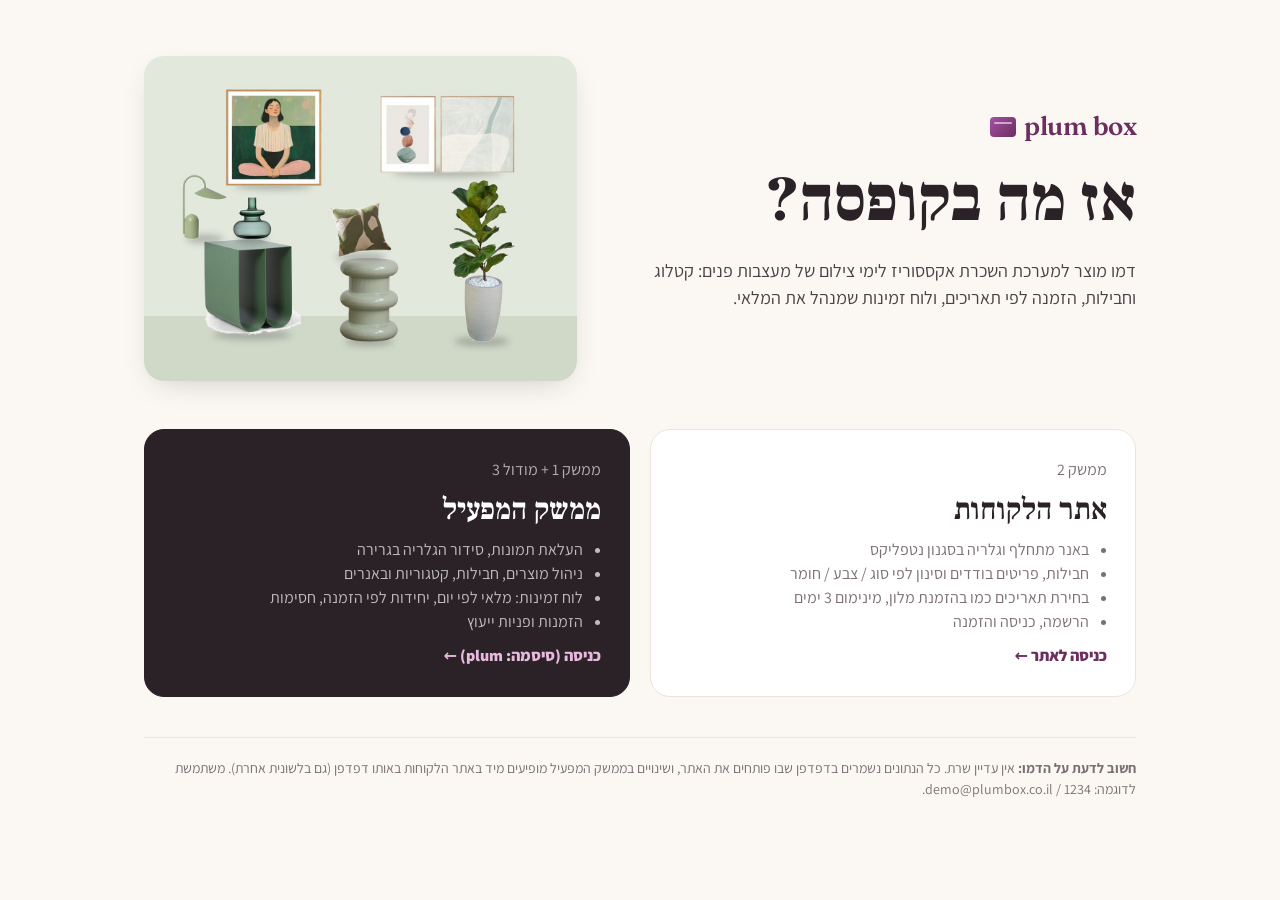
<file: index.html>
<!doctype html>
<html lang="he" dir="rtl">
<head>
  <meta charset="utf-8">
  <meta name="viewport" content="width=device-width, initial-scale=1">
  <title>plum box · דמו מוצר</title>
  <link rel="preconnect" href="https://fonts.googleapis.com">
  <link rel="preconnect" href="https://fonts.gstatic.com" crossorigin>
  <link href="https://fonts.googleapis.com/css2?family=Assistant:wght@400;600;700;800&family=Frank+Ruhl+Libre:wght@500;700;900&family=Fraunces:opsz,wght@9..144,500;9..144,600&display=swap" rel="stylesheet">
  <link rel="stylesheet" href="assets/css/common.css?v=11">
  <link rel="icon" href="data:image/svg+xml,<svg xmlns='http://www.w3.org/2000/svg' viewBox='0 0 32 32'><rect x='3' y='8' width='26' height='18' rx='4' fill='%236b2e5f'/></svg>">
  <style>
    .wrap { max-width: 1040px; margin: 0 auto; padding: 56px 24px; }
    .intro { display: grid; grid-template-columns: 1.2fr 1fr; gap: 40px; align-items: center; }
    .intro h1 { font-size: clamp(40px, 6vw, 64px); font-weight: 900; margin: 16px 0 12px; }
    .intro p { font-size: 18px; color: #4b4045; }
    .intro img { border-radius: 20px; box-shadow: var(--shadow); }
    .doors { display: grid; grid-template-columns: 1fr 1fr; gap: 20px; margin-top: 48px; }
    .door { background: #fff; border: 1px solid var(--line); border-radius: 20px; padding: 28px; text-decoration: none; color: inherit; display: grid; gap: 10px; transition: transform .2s, box-shadow .2s; }
    .door:hover { transform: translateY(-4px); box-shadow: var(--shadow); }
    .door h2 { font-size: 30px; }
    .door.dark { background: var(--ink); color: #fff; border-color: var(--ink); }
    .door.dark .muted { color: rgba(255,255,255,.65); }
    .door ul { margin: 0; padding-inline-start: 18px; color: var(--muted); }
    .door.dark ul { color: rgba(255,255,255,.7); }
    .door .go { font-weight: 800; color: var(--plum); }
    .door.dark .go { color: #e7b9de; }
    .notes { margin-top: 40px; font-size: 14px; color: var(--muted); border-top: 1px solid var(--line); padding-top: 20px; }
    @media (max-width: 760px) { .intro, .doors { grid-template-columns: 1fr; } .wrap { padding: 32px 16px; } }
  </style>
</head>
<body>
  <div class="wrap">
    <div class="intro">
      <div>
        <span class="brand" style="font-size:26px"><span class="dot"></span>plum box</span>
        <h1>אז מה בקופסה?</h1>
        <p>דמו מוצר למערכת השכרת אקססוריז לימי צילום של מעצבות פנים: קטלוג וחבילות, הזמנה לפי תאריכים, ולוח זמינות שמנהל את המלאי.</p>
      </div>
      <img src="assets/img/pkg-green-1.jpg" alt="האופציה הירוקה">
    </div>
    <div class="doors">
      <a class="door" href="shop.html">
        <span class="muted">ממשק 2</span>
        <h2>אתר הלקוחות</h2>
        <ul><li>באנר מתחלף וגלריה בסגנון נטפליקס</li><li>חבילות, פריטים בודדים וסינון לפי סוג / צבע / חומר</li><li>בחירת תאריכים כמו בהזמנת מלון, מינימום 3 ימים</li><li>הרשמה, כניסה והזמנה</li></ul>
        <span class="go">כניסה לאתר ←</span>
      </a>
      <a class="door dark" href="admin.html">
        <span class="muted">ממשק 1 + מודול 3</span>
        <h2>ממשק המפעיל</h2>
        <ul><li>העלאת תמונות, סידור הגלריה בגרירה</li><li>ניהול מוצרים, חבילות, קטגוריות ובאנרים</li><li>לוח זמינות: מלאי לפי יום, יחידות לפי הזמנה, חסימות</li><li>הזמנות ופניות ייעוץ</li></ul>
        <span class="go">כניסה (סיסמה: plum) ←</span>
      </a>
    </div>
    <div class="notes">
      <b>חשוב לדעת על הדמו:</b> אין עדיין שרת. כל הנתונים נשמרים בדפדפן שבו פותחים את האתר, ושינויים בממשק המפעיל מופיעים מיד באתר הלקוחות באותו דפדפן (גם בלשונית אחרת). משתמשת לדוגמה: demo@plumbox.co.il / 1234.
    </div>
  </div>
</body>
</html>
</file>
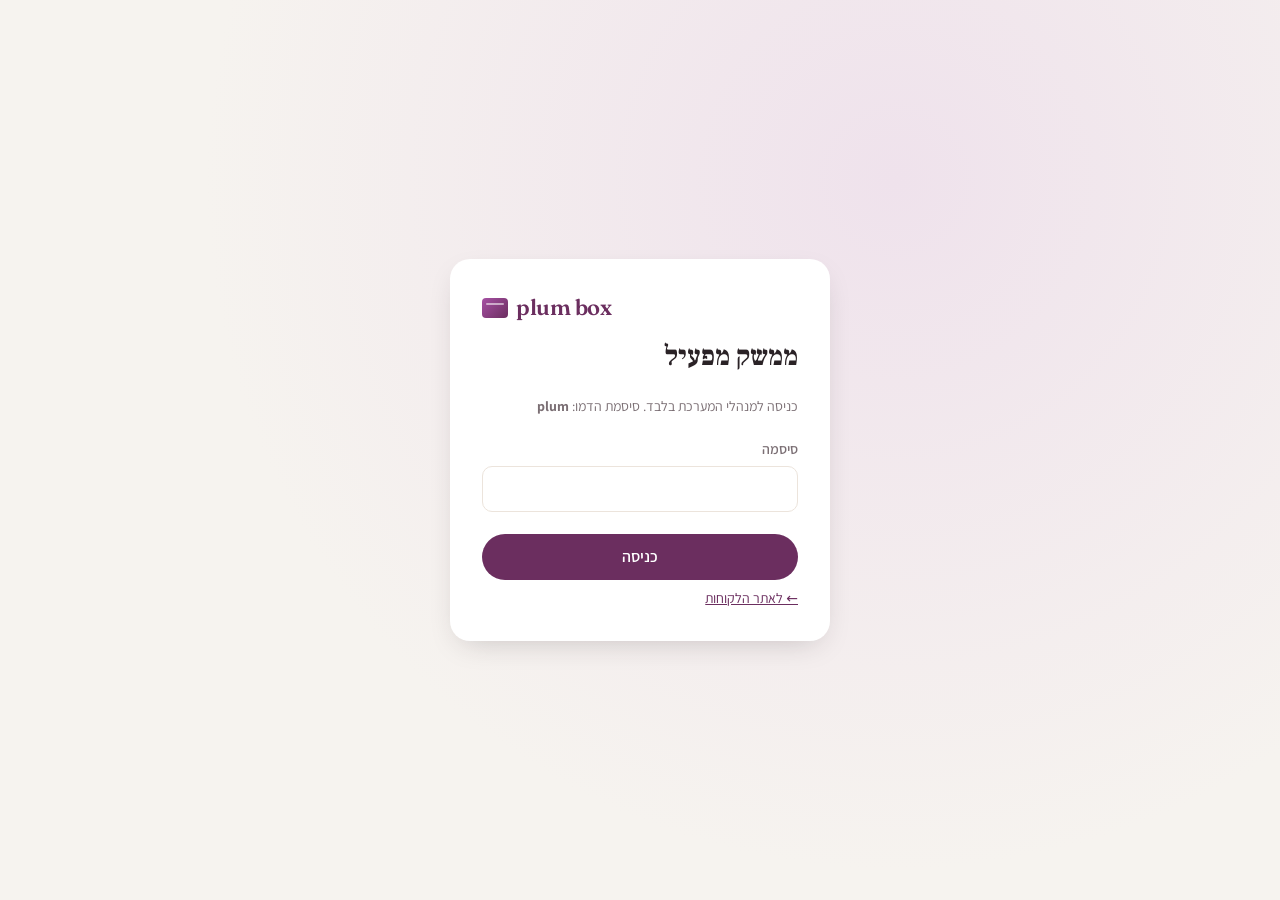
<file: admin.html>
<!doctype html>
<html lang="he" dir="rtl">
<head>
  <meta charset="utf-8">
  <meta name="viewport" content="width=device-width, initial-scale=1">
  <title>plum box · ממשק מפעיל</title>
  <link rel="preconnect" href="https://fonts.googleapis.com">
  <link rel="preconnect" href="https://fonts.gstatic.com" crossorigin>
  <link href="https://fonts.googleapis.com/css2?family=Assistant:wght@400;600;700;800&family=Frank+Ruhl+Libre:wght@500;700;900&family=Fraunces:opsz,wght@9..144,500;9..144,600&display=swap" rel="stylesheet">
  <link rel="stylesheet" href="assets/css/common.css?v=11">
  <link rel="stylesheet" href="assets/css/admin.css?v=11">
  <link rel="icon" href="data:image/svg+xml,<svg xmlns='http://www.w3.org/2000/svg' viewBox='0 0 32 32'><rect x='3' y='8' width='26' height='18' rx='4' fill='%232a2226'/></svg>">
</head>
<body class="admin">
  <div id="login" class="login" hidden>
    <form class="login-card" id="loginForm">
      <span class="brand"><span class="dot"></span>plum box</span>
      <h1>ממשק מפעיל</h1>
      <p class="muted small">כניסה למנהלי המערכת בלבד. סיסמת הדמו: <b>plum</b></p>
      <div class="field"><label>סיסמה</label><input type="password" name="pw" autofocus required></div>
      <div class="alert" id="loginErr" hidden>סיסמה שגויה</div>
      <button class="btn block">כניסה</button>
      <a class="small" href="shop.html">← לאתר הלקוחות</a>
    </form>
  </div>

  <div id="app" class="app" hidden>
    <aside class="side">
      <a class="brand" href="admin.html"><span class="dot"></span>plum box</a>
      <span class="side-sub">ממשק מפעיל</span>
      <nav id="nav">
        <button data-view="dashboard">סקירה</button>
        <button data-view="products">מוצרים</button>
        <button data-view="packages">חבילות</button>
        <button data-view="categories">קטגוריות וסינונים</button>
        <button data-view="banners">באנרים</button>
        <div class="nav-sep"></div>
        <button data-view="calendar">לוח זמינות</button>
        <button data-view="orders">הזמנות</button>
        <button data-view="leads">פניות ייעוץ</button>
        <div class="nav-sep"></div>
        <button data-view="settings">הגדרות</button>
      </nav>
      <div class="side-foot">
        <a href="shop.html" target="_blank" class="btn ghost sm block">פתיחת אתר הלקוחות ↗</a>
        <button class="btn ghost sm block" id="logout">יציאה</button>
      </div>
    </aside>
    <main class="main" id="view"></main>
  </div>
  <div id="modalRoot"></div>

  <script src="assets/js/store.js?v=11"></script>
  <script src="assets/js/inventory.js?v=11"></script>
  <script src="assets/js/datepicker.js?v=11"></script>
  <script src="assets/js/ui.js?v=11"></script>
  <script src="assets/js/admin.js?v=11"></script>
</body>
</html>
</file>
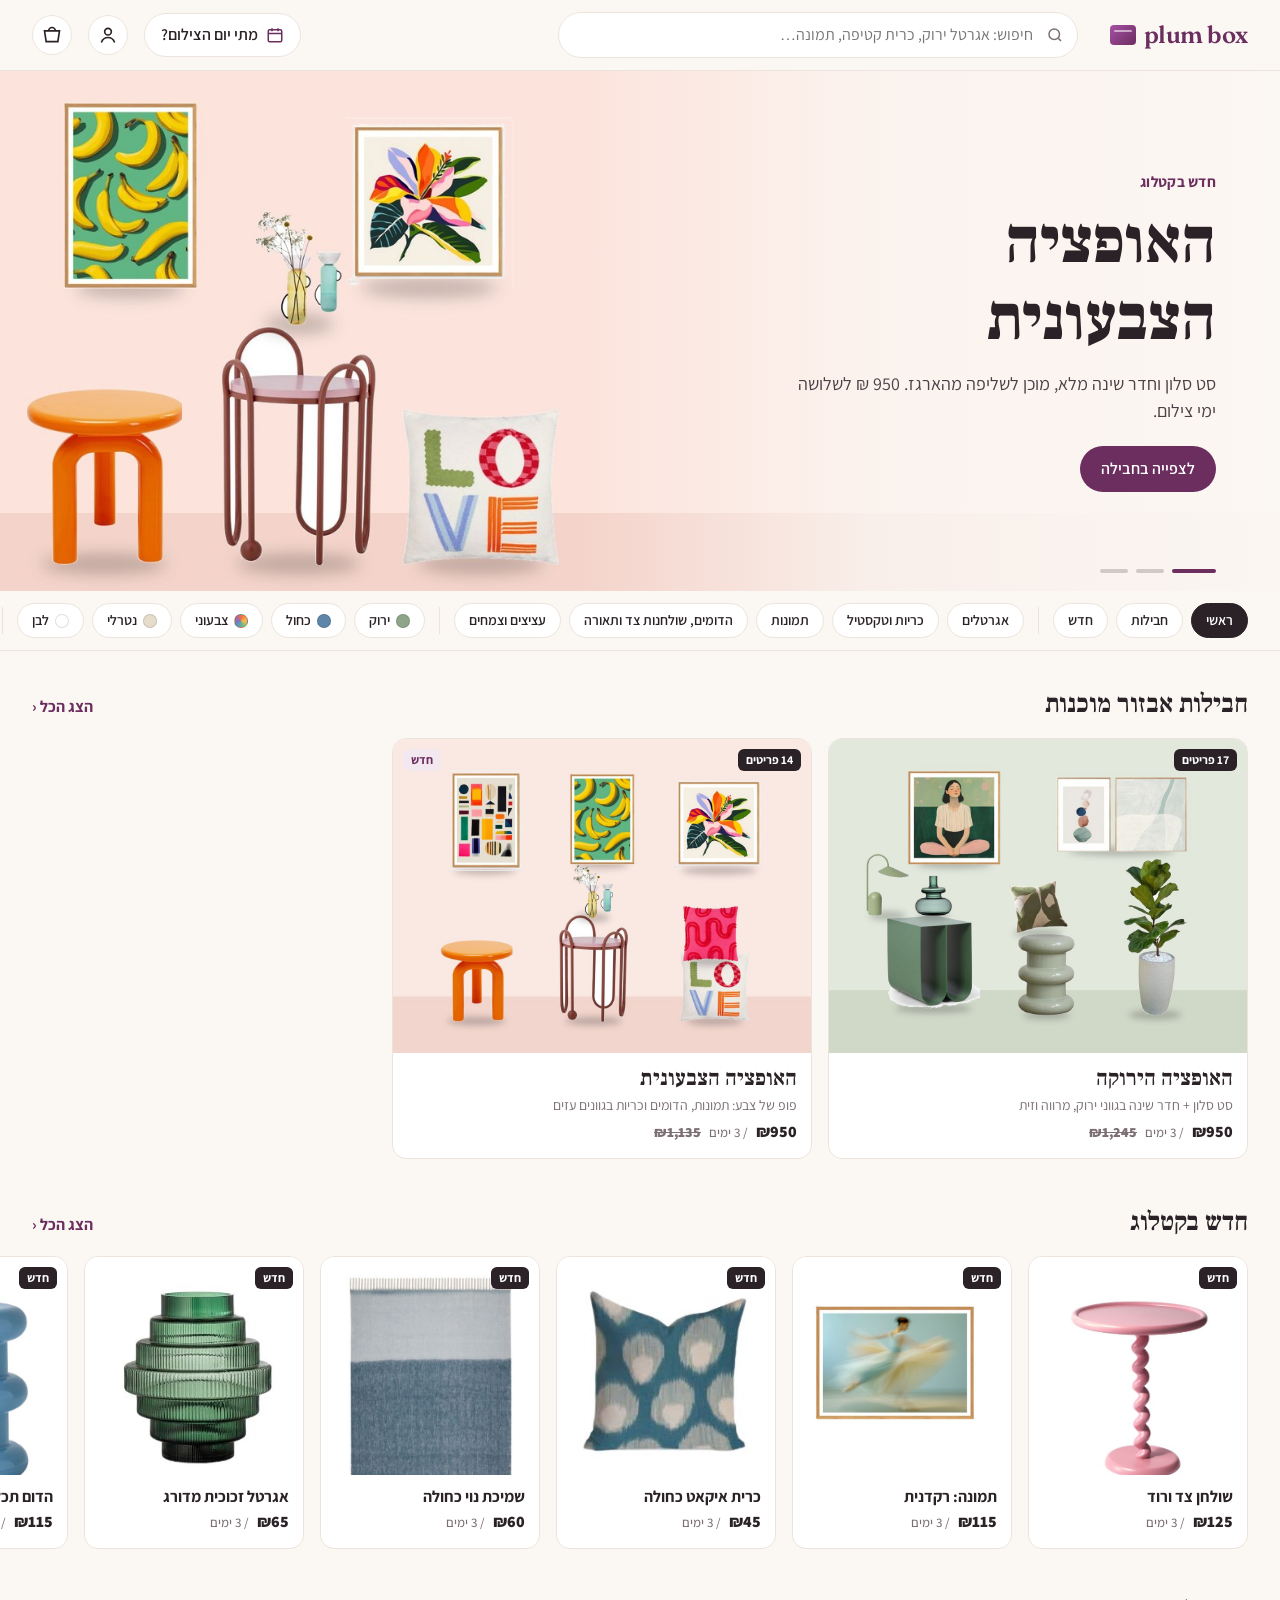
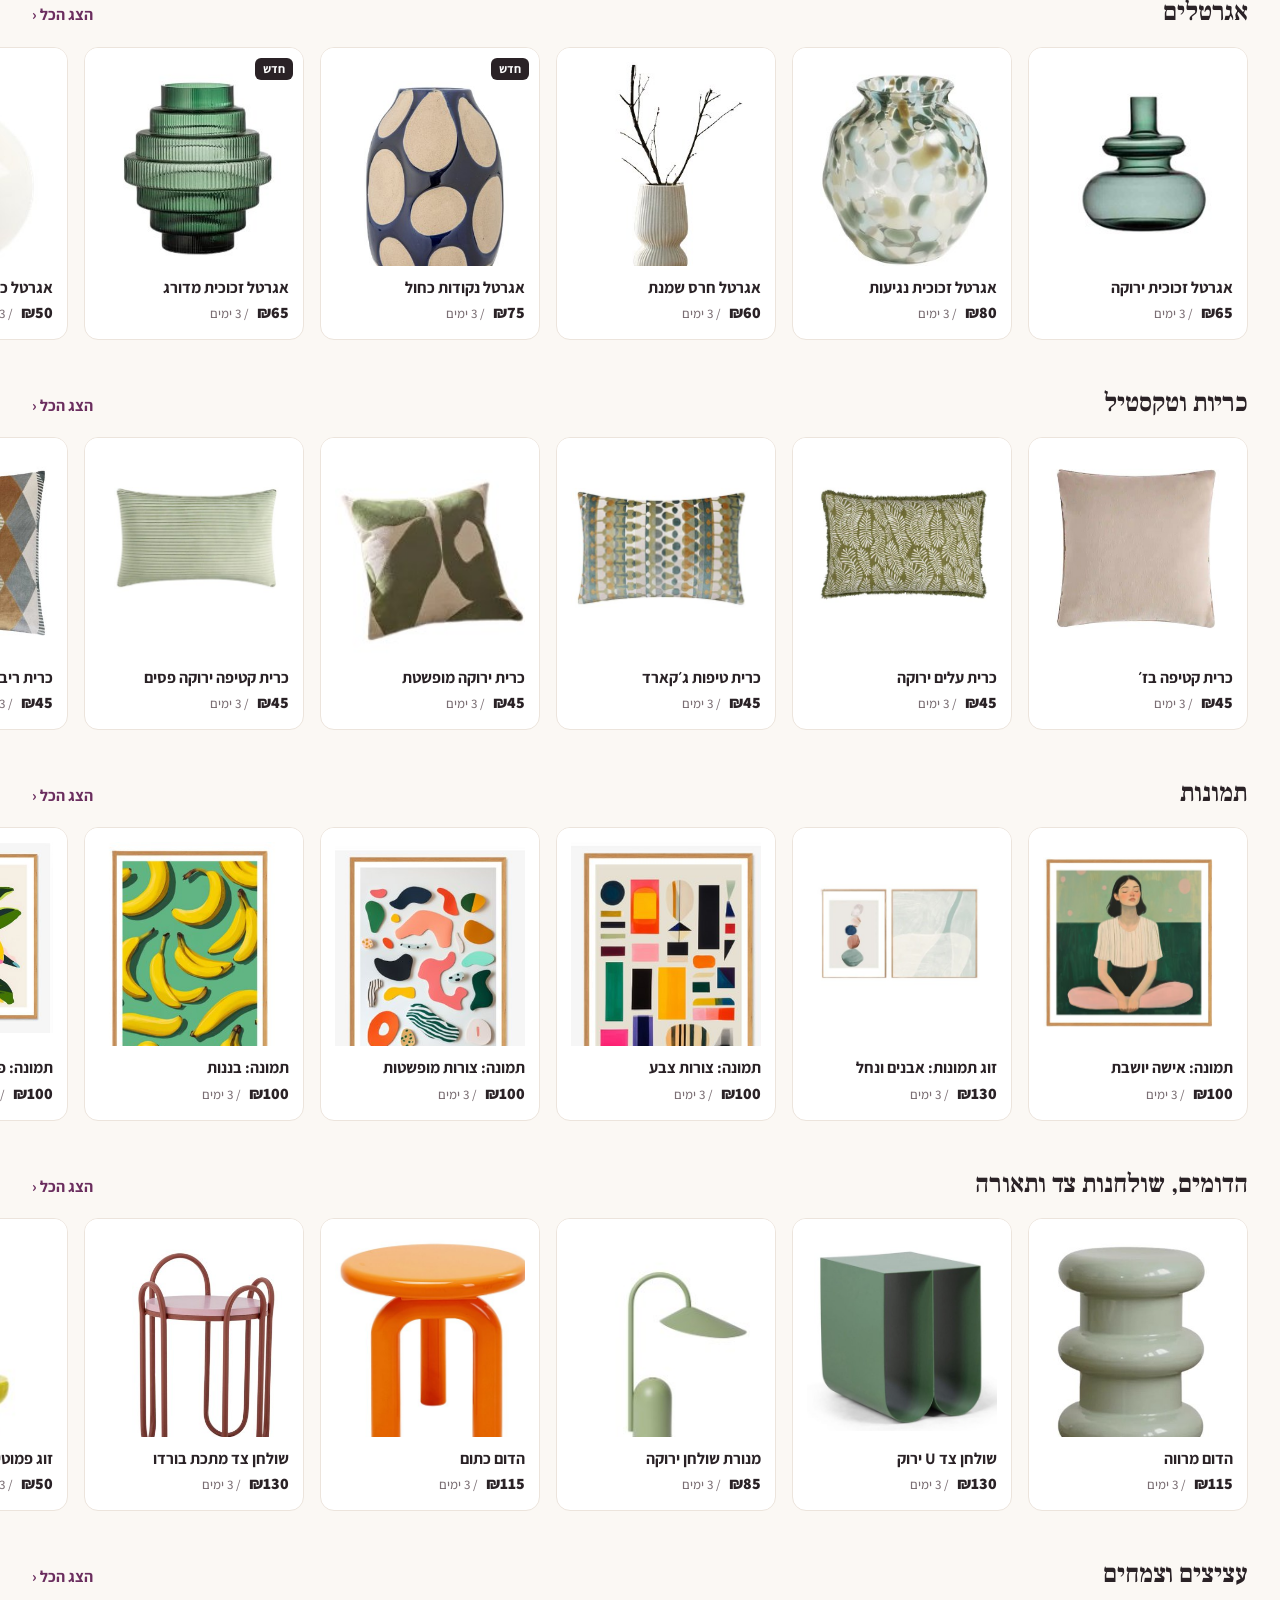
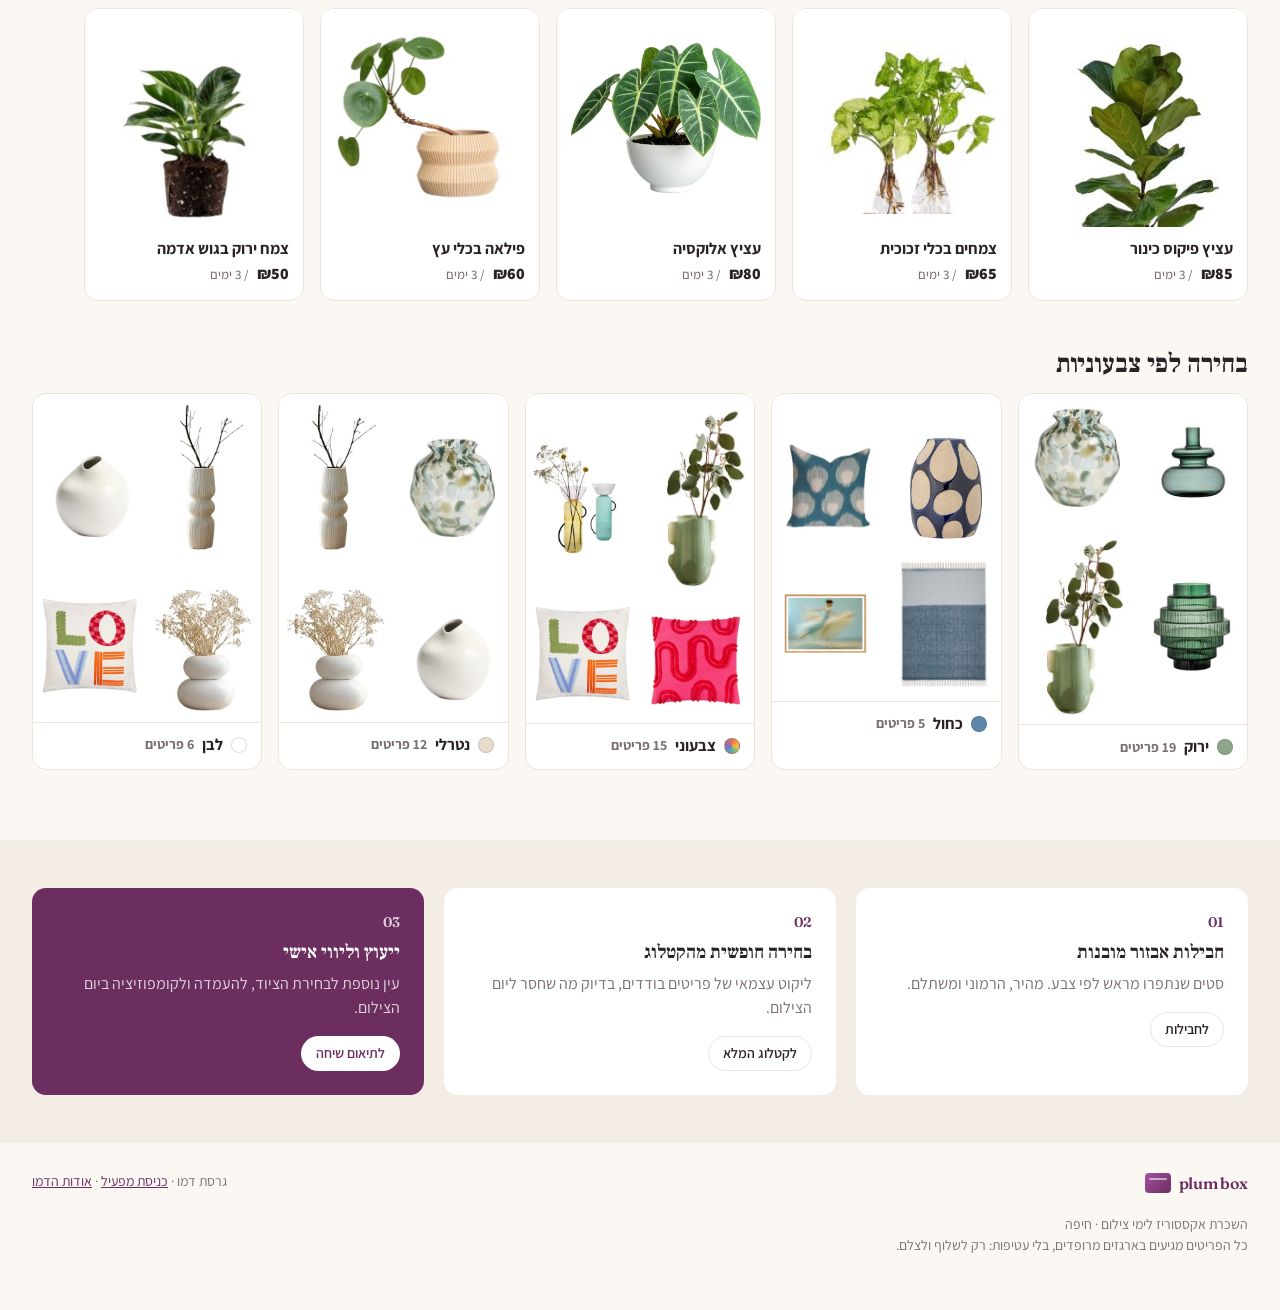
<file: shop.html>
<!doctype html>
<html lang="he" dir="rtl">
<head>
  <meta charset="utf-8">
  <meta name="viewport" content="width=device-width, initial-scale=1">
  <title>plum box · השכרת אקססוריז לימי צילום</title>
  <link rel="preconnect" href="https://fonts.googleapis.com">
  <link rel="preconnect" href="https://fonts.gstatic.com" crossorigin>
  <link href="https://fonts.googleapis.com/css2?family=Assistant:wght@400;600;700;800&family=Frank+Ruhl+Libre:wght@500;700;900&family=Fraunces:opsz,wght@9..144,500;9..144,600&display=swap" rel="stylesheet">
  <link rel="stylesheet" href="assets/css/common.css?v=11">
  <link rel="stylesheet" href="assets/css/shop.css?v=11">
  <link rel="icon" href="data:image/svg+xml,<svg xmlns='http://www.w3.org/2000/svg' viewBox='0 0 32 32'><rect x='3' y='8' width='26' height='18' rx='4' fill='%236b2e5f'/></svg>">
</head>
<body>
  <header class="top">
    <div class="top-inner">
      <a class="brand" href="shop.html"><span class="dot"></span><span class="brand-name">plum box</span></a>
      <div class="search">
        <svg viewBox="0 0 24 24" fill="none" stroke="currentColor" stroke-width="2"><circle cx="11" cy="11" r="7"/><path d="m20 20-3.5-3.5"/></svg>
        <input id="q" type="search" placeholder="חיפוש: אגרטל ירוק, כרית קטיפה, תמונה…" autocomplete="off">
      </div>
      <button class="date-chip" id="dateChip" type="button">
        <svg viewBox="0 0 24 24" fill="none" stroke="currentColor" stroke-width="2"><rect x="3" y="5" width="18" height="16" rx="2"/><path d="M3 10h18M8 3v4M16 3v4"/></svg>
        <span id="dateChipText">מתי יום הצילום?</span>
      </button>
      <button class="icon-btn" id="accountBtn" type="button" aria-label="חשבון">
        <svg viewBox="0 0 24 24" fill="none" stroke="currentColor" stroke-width="2"><circle cx="12" cy="8" r="4"/><path d="M4 21c1.5-4 4.5-6 8-6s6.5 2 8 6"/></svg>
      </button>
      <button class="icon-btn" id="cartBtn" type="button" aria-label="סל הזמנה">
        <svg viewBox="0 0 24 24" fill="none" stroke="currentColor" stroke-width="2"><path d="M3 7h18l-2 13H5L3 7Z"/><path d="M8 7a4 4 0 0 1 8 0"/></svg>
        <span class="badge" id="cartCount" hidden>0</span>
      </button>
    </div>
  </header>

  <section class="hero" id="hero" aria-roledescription="carousel"></section>

  <nav class="filters" id="filters"></nav>

  <main id="catalog" class="catalog"></main>

  <section class="tracks">
    <div class="tracks-inner">
      <div class="track">
        <span class="track-n">01</span>
        <h3>חבילות אבזור מובנות</h3>
        <p>סטים שנתפרו מראש לפי צבע. מהיר, הרמוני ומשתלם.</p>
        <button class="btn ghost sm" data-go="packages">לחבילות</button>
      </div>
      <div class="track">
        <span class="track-n">02</span>
        <h3>בחירה חופשית מהקטלוג</h3>
        <p>ליקוט עצמאי של פריטים בודדים, בדיוק מה שחסר ליום הצילום.</p>
        <button class="btn ghost sm" data-go="all">לקטלוג המלא</button>
      </div>
      <div class="track featured">
        <span class="track-n">03</span>
        <h3>ייעוץ וליווי אישי</h3>
        <p>עין נוספת לבחירת הציוד, להעמדה ולקומפוזיציה ביום הצילום.</p>
        <button class="btn light sm" id="consultBtn">לתיאום שיחה</button>
      </div>
    </div>
  </section>

  <footer class="foot">
    <div><span class="brand"><span class="dot"></span>plum box</span><p class="muted small">השכרת אקססוריז לימי צילום · חיפה<br>כל הפריטים מגיעים בארגזים מרופדים, בלי עטיפות: רק לשלוף ולצלם.</p></div>
    <div class="muted small">גרסת דמו · <a href="admin.html">כניסת מפעיל</a> · <a href="index.html">אודות הדמו</a></div>
  </footer>

  <div id="drawer" class="drawer" hidden></div>
  <div id="modalRoot"></div>

  <script src="assets/js/store.js?v=11"></script>
  <script src="assets/js/inventory.js?v=11"></script>
  <script src="assets/js/datepicker.js?v=11"></script>
  <script src="assets/js/ui.js?v=11"></script>
  <script src="assets/js/shop.js?v=11"></script>
</body>
</html>
</file>
<file: assets/css/common.css>
:root {
  --plum: #6b2e5f;
  --plum-2: #8a4a7c;
  --plum-soft: #f3e8f0;
  --bg: #fbf8f4;
  --surface: #ffffff;
  --ink: #2a2226;
  --muted: #7b6f74;
  --line: #ece4dc;
  --ok: #3f7d5a;
  --ok-soft: #e4f1e8;
  --warn: #b7791f;
  --warn-soft: #fbf0dc;
  --bad: #b23b3b;
  --bad-soft: #f8e1e1;
  --radius: 14px;
  --shadow: 0 10px 30px -12px rgba(42, 34, 38, .25);
  --font: 'Assistant', 'Heebo', system-ui, sans-serif;
  --display: 'Frank Ruhl Libre', 'Assistant', serif;
  --brand: 'Fraunces', 'Frank Ruhl Libre', serif;
}
* { box-sizing: border-box; }
[hidden] { display: none !important; }
html, body { margin: 0; }
body { font-family: var(--font); background: var(--bg); color: var(--ink); font-size: 16px; line-height: 1.5; -webkit-font-smoothing: antialiased; }
img { max-width: 100%; display: block; }
button { font: inherit; cursor: pointer; color: inherit; }
input, textarea, select { font: inherit; color: inherit; }
a { color: var(--plum); }
h1, h2, h3 { font-family: var(--display); font-weight: 700; margin: 0; line-height: 1.2; }
.brand { font-family: var(--brand); font-weight: 600; letter-spacing: -.02em; direction: ltr; display: inline-flex; align-items: center; gap: 8px; color: var(--plum); text-decoration: none; }
.brand .dot { width: 26px; height: 20px; border-radius: 4px; background: linear-gradient(135deg, #a650a4, #6b2e5f); position: relative; }
.brand .dot::after { content: ''; position: absolute; inset: 5px 4px auto; height: 2px; background: rgba(255,255,255,.55); border-radius: 2px; }

/* buttons */
.btn { display: inline-flex; align-items: center; justify-content: center; gap: 8px; border: 1px solid transparent; border-radius: 999px; padding: 10px 20px; font-weight: 600; background: var(--plum); color: #fff; transition: background .15s, transform .1s, box-shadow .15s; text-decoration: none; white-space: nowrap; }
.btn:hover { background: var(--plum-2); }
.btn:active { transform: translateY(1px); }
.btn:disabled { background: #cfc4c9; cursor: not-allowed; }
.btn.ghost { background: transparent; color: var(--ink); border-color: var(--line); }
.btn.ghost:hover { background: var(--surface); border-color: #d9cec4; }
.btn.light { background: #fff; color: var(--plum); }
.btn.danger { background: transparent; color: var(--bad); border-color: #ecc8c8; }
.btn.danger:hover { background: var(--bad-soft); }
.btn.sm { padding: 6px 14px; font-size: 14px; }
.btn.block { width: 100%; }
.icon-btn { width: 40px; height: 40px; border-radius: 50%; border: 1px solid var(--line); background: var(--surface); display: inline-grid; place-items: center; position: relative; }
.icon-btn:hover { border-color: #d6c9bf; }
.icon-btn svg { width: 20px; height: 20px; }
.badge { position: absolute; top: -4px; inset-inline-start: -4px; min-width: 20px; height: 20px; padding: 0 6px; border-radius: 10px; background: var(--plum); color: #fff; font-size: 12px; font-weight: 700; display: grid; place-items: center; }

.link { background: none; border: 0; padding: 0; color: var(--plum); font-weight: 700; }
.link:hover { text-decoration: underline; }

/* form */
.field { display: grid; gap: 6px; margin-bottom: 14px; }
.field label { font-size: 14px; font-weight: 600; color: var(--muted); }
.input, .field input, .field textarea, .field select { width: 100%; padding: 10px 12px; border: 1px solid var(--line); border-radius: 10px; background: #fff; outline: none; transition: border-color .15s, box-shadow .15s; }
.field input:focus, .field textarea:focus, .field select:focus, .input:focus { border-color: var(--plum-2); box-shadow: 0 0 0 3px var(--plum-soft); }
.field textarea { min-height: 90px; resize: vertical; }
.row { display: flex; gap: 12px; align-items: center; }
.grid-2 { display: grid; grid-template-columns: 1fr 1fr; gap: 12px; }
.grid-3 { display: grid; grid-template-columns: repeat(3, 1fr); gap: 12px; }
.muted { color: var(--muted); }
.small { font-size: 14px; }
.chip { display: inline-flex; align-items: center; gap: 6px; padding: 6px 14px; border-radius: 999px; border: 1px solid var(--line); background: var(--surface); font-size: 14px; font-weight: 600; white-space: nowrap; }
.chip.on { background: var(--ink); border-color: var(--ink); color: #fff; }
.chip .sw { width: 14px; height: 14px; border-radius: 50%; border: 1px solid rgba(0,0,0,.12); }
.tag { display: inline-block; font-size: 12px; font-weight: 700; padding: 2px 8px; border-radius: 6px; background: var(--plum-soft); color: var(--plum); }
.tag.ok { background: var(--ok-soft); color: var(--ok); }
.tag.warn { background: var(--warn-soft); color: var(--warn); }
.tag.bad { background: var(--bad-soft); color: var(--bad); }
.tag.dark { background: var(--ink); color: #fff; }

/* modal */
.modal-back { position: fixed; inset: 0; background: rgba(30, 22, 28, .55); backdrop-filter: blur(3px); display: grid; place-items: center; z-index: 100; padding: 20px; animation: fade .15s ease; }
.modal { background: var(--bg); border-radius: 20px; width: min(980px, 100%); max-height: calc(100vh - 40px); overflow: auto; box-shadow: 0 30px 80px -20px rgba(0,0,0,.45); position: relative; animation: pop .18s ease; }
.modal.narrow { width: min(460px, 100%); }
.modal.mid { width: min(720px, 100%); }
.modal-close { position: absolute; top: 14px; inset-inline-end: 14px; z-index: 3; width: 36px; height: 36px; border-radius: 50%; border: 0; background: rgba(255,255,255,.9); font-size: 20px; line-height: 1; box-shadow: 0 2px 8px rgba(0,0,0,.12); }
.modal-body { padding: 28px; }
@keyframes fade { from { opacity: 0; } }
@keyframes pop { from { transform: translateY(10px) scale(.98); opacity: 0; } }

.toast { position: fixed; bottom: 24px; left: 50%; transform: translateX(-50%); background: var(--ink); color: #fff; padding: 12px 22px; border-radius: 999px; font-weight: 600; z-index: 200; box-shadow: var(--shadow); animation: pop .2s ease; }

/* date range picker */
.rp { user-select: none; }
.rp-head { display: flex; align-items: center; gap: 12px; margin-bottom: 14px; }
.rp-summary { flex: 1; display: grid; grid-template-columns: 1fr 1fr auto; gap: 8px; }
.rp-summary > div { background: var(--surface); border: 1px solid var(--line); border-radius: 12px; padding: 8px 12px; }
.rp-summary label { display: block; font-size: 12px; color: var(--muted); font-weight: 600; }
.rp-summary b { font-size: 15px; }
.rp-nav { width: 36px; height: 36px; border-radius: 50%; border: 1px solid var(--line); background: var(--surface); font-size: 20px; line-height: 1; }
.rp-nav:disabled { opacity: .35; cursor: default; }
.rp-months { display: grid; grid-template-columns: repeat(auto-fit, minmax(260px, 1fr)); gap: 28px; }
.rp-title { text-align: center; font-weight: 700; margin-bottom: 8px; }
.rp-grid { display: grid; grid-template-columns: repeat(7, 1fr); gap: 2px 0; }
.rp-wd { text-align: center; font-size: 12px; color: var(--muted); padding: 4px 0; }
.rp-day { position: relative; aspect-ratio: 1; border: 0; background: transparent; border-radius: 0; display: grid; place-items: center; align-content: center; font-weight: 600; font-size: 14px; padding: 0; }
.rp-day span { position: relative; z-index: 1; width: 36px; height: 36px; display: grid; place-items: center; border-radius: 50%; }
.rp-day small { position: absolute; bottom: 1px; font-size: 9px; color: var(--muted); font-weight: 600; z-index: 1; }
.rp-day:hover span { box-shadow: inset 0 0 0 1.5px var(--ink); }
.rp-day.past { color: #cbbfc4; cursor: default; }
.rp-day.past:hover span { box-shadow: none; }
.rp-day.busy { color: #c9b8be; }
.rp-day.busy span { text-decoration: line-through; background: repeating-linear-gradient(135deg, transparent 0 4px, #f2e7ea 4px 6px); }
.rp-day.today span { box-shadow: inset 0 0 0 1px var(--line); }
.rp-day.in { background: var(--plum-soft); }
.rp-day.sel span { background: var(--plum); color: #fff; }
.rp-day.sel-start { background: linear-gradient(to left, transparent 50%, var(--plum-soft) 50%); }
.rp-day.sel-end { background: linear-gradient(to right, transparent 50%, var(--plum-soft) 50%); }
.rp-day.sel-start.sel-end { background: none; }
.rp-day.hover-end span { box-shadow: inset 0 0 0 2px var(--plum); }
.rp-day.hover-end.invalid span { box-shadow: inset 0 0 0 2px var(--bad); }
.rp-foot { display: flex; justify-content: space-between; align-items: center; margin-top: 12px; font-size: 13px; min-height: 22px; }
.rp-legend { color: var(--muted); display: inline-flex; gap: 6px; align-items: center; }
.rp-legend i { width: 12px; height: 12px; border-radius: 50%; display: inline-block; border: 1px solid var(--line); }
.rp-legend .lg-busy { background: repeating-linear-gradient(135deg, #fff 0 3px, #e8d8dd 3px 5px); margin-inline-start: 8px; }
.rp-msg { color: var(--plum); font-weight: 600; }

@media (max-width: 640px) {
  .grid-2, .grid-3 { grid-template-columns: 1fr; }
  .modal-body { padding: 20px 16px; }
  .rp-summary { grid-template-columns: 1fr 1fr; }
  .rp-summary > div:last-child { display: none; }
}
</file>
<file: assets/css/admin.css>
body.admin { background: #f6f3ef; }
.login { min-height: 100vh; display: grid; place-items: center; padding: 20px; background: radial-gradient(circle at 70% 20%, #efe2ec, #f6f3ef 60%); }
.login-card { width: min(380px, 100%); background: #fff; border-radius: 20px; padding: 32px; box-shadow: var(--shadow); display: grid; gap: 8px; }
.login-card .brand { font-size: 22px; }
.login-card h1 { font-size: 28px; margin-top: 8px; }
.login-card .alert { background: var(--bad-soft); color: var(--bad); border-radius: 10px; padding: 8px 12px; font-weight: 600; font-size: 14px; }

.app { display: grid; grid-template-columns: 240px 1fr; min-height: 100vh; }
.side { background: var(--ink); color: #fff; padding: 22px 14px; position: sticky; top: 0; height: 100vh; display: flex; flex-direction: column; gap: 4px; }
.side .brand { color: #fff; font-size: 22px; padding: 0 10px; }
.side .brand .dot { background: linear-gradient(135deg, #c77ac4, #8a4a7c); }
.side-sub { color: rgba(255,255,255,.5); font-size: 13px; padding: 0 10px 16px; }
.side nav { display: grid; gap: 2px; }
.side nav button { text-align: start; border: 0; background: none; color: rgba(255,255,255,.75); padding: 10px 12px; border-radius: 10px; font-weight: 600; }
.side nav button:hover { background: rgba(255,255,255,.07); color: #fff; }
.side nav button.on { background: rgba(255,255,255,.14); color: #fff; }
.nav-sep { height: 1px; background: rgba(255,255,255,.1); margin: 8px 10px; }
.side-foot { margin-top: auto; display: grid; gap: 8px; }
.side-foot .btn.ghost { color: #fff; border-color: rgba(255,255,255,.2); }
.side-foot .btn.ghost:hover { background: rgba(255,255,255,.08); }

.main { padding: 28px 36px 60px; min-width: 0; }
.page-head { display: flex; justify-content: space-between; align-items: flex-start; gap: 20px; margin-bottom: 20px; }
.page-head h1 { font-size: 34px; }
.page-head p { margin: 4px 0 0; max-width: 720px; }
.toolbar { display: flex; gap: 10px; align-items: center; flex-wrap: wrap; margin-bottom: 18px; }
.toolbar .input { width: auto; min-width: 200px; }

.panel { background: #fff; border-radius: var(--radius); padding: 18px 20px; border: 1px solid var(--line); }
.panel h3 { font-family: var(--font); font-size: 16px; margin-bottom: 10px; }
.panel.tight { padding: 10px 14px; margin-top: 8px; }
.kpis { display: grid; grid-template-columns: repeat(auto-fit, minmax(170px, 1fr)); gap: 12px; margin-bottom: 18px; }
.kpi { background: #fff; border: 1px solid var(--line); border-radius: var(--radius); padding: 14px 16px; }
.kpi span { display: block; font-size: 13px; color: var(--muted); font-weight: 600; }
.kpi b { font-size: 28px; font-family: var(--display); }
.kpi small { font-size: 15px; color: var(--muted); }
.small-kpis { margin: 16px 0; }
.small-kpis .kpi b { font-size: 22px; }
.dash-grid { display: grid; grid-template-columns: 1fr 1fr; gap: 14px; margin-bottom: 14px; }
.dash-grid .wide { grid-column: 1 / -1; }
.mini-order { width: 100%; display: flex; gap: 12px; align-items: center; flex-wrap: wrap; text-align: start; border: 1px solid var(--line); background: #fff; border-radius: 10px; padding: 10px 12px; margin-bottom: 6px; }
.mini-order:hover { border-color: var(--plum-2); }

/* admin cards */
.a-grid { display: grid; grid-template-columns: repeat(auto-fill, minmax(220px, 1fr)); gap: 14px; }
.a-grid.wide { grid-template-columns: repeat(auto-fill, minmax(340px, 1fr)); }
.a-card { background: #fff; border: 1px solid var(--line); border-radius: var(--radius); overflow: hidden; cursor: pointer; transition: box-shadow .2s, transform .2s; }
.a-card:hover { box-shadow: var(--shadow); transform: translateY(-2px); }
.a-card[draggable="true"] { cursor: grab; }
.a-card.dragging { opacity: .4; }
.a-img { position: relative; aspect-ratio: 4/3; background: #fff; border-bottom: 1px solid var(--line); }
.a-img img { width: 100%; height: 100%; object-fit: contain; padding: 10px; }
.a-img.cover img { object-fit: cover; padding: 0; }
.a-img .tag { position: absolute; top: 8px; inset-inline-start: 8px; }
.img-count { position: absolute; bottom: 6px; inset-inline-end: 8px; font-size: 11px; background: rgba(255,255,255,.9); border-radius: 6px; padding: 1px 6px; }
.a-body { padding: 10px 12px 12px; display: grid; gap: 4px; }
.a-body .big { font-family: var(--display); font-size: 22px; }
.a-tags { display: flex; flex-wrap: wrap; gap: 4px; }
.a-tags span { font-size: 11px; background: #f3ede6; border-radius: 5px; padding: 1px 6px; color: var(--muted); font-weight: 600; }
.k-items { display: flex; gap: 4px; flex-wrap: wrap; margin-top: 4px; align-items: center; }
.k-items img { width: 34px; height: 34px; object-fit: contain; border: 1px solid var(--line); border-radius: 6px; background: #fff; }
.k-items span { font-size: 12px; color: var(--muted); font-weight: 700; }

/* edit modal */
.edit h2 { margin-bottom: 18px; }
.edit-cols { display: grid; grid-template-columns: 1fr 1fr; gap: 24px; }
.edit-foot { display: flex; justify-content: space-between; align-items: center; gap: 12px; margin-top: 18px; padding-top: 16px; border-top: 1px solid var(--line); }
.check { display: flex; gap: 8px; align-items: center; font-weight: 600; font-size: 14px; cursor: pointer; }
.chips { display: flex; flex-wrap: wrap; gap: 6px; }
.chips .chip { cursor: pointer; }
.cat-group { margin-bottom: 10px; display: grid; gap: 4px; }
.img-grid { display: grid; grid-template-columns: repeat(auto-fill, minmax(96px, 1fr)); gap: 8px; }
.img-cell { position: relative; aspect-ratio: 1; border: 1px solid var(--line); border-radius: 10px; background: #fff; cursor: grab; overflow: hidden; }
.img-cell img { width: 100%; height: 100%; object-fit: contain; padding: 4px; pointer-events: none; }
.img-cell.dragging { opacity: .4; }
.img-cell .cover { position: absolute; bottom: 4px; inset-inline-start: 4px; font-size: 10px; }
.img-x { position: absolute; top: 4px; inset-inline-end: 4px; width: 24px; height: 24px; border-radius: 50%; border: 0; background: rgba(42,34,38,.75); color: #fff; font-size: 15px; line-height: 1; display: grid; place-items: center; }
.img-x.static { position: static; flex: none; background: #efe8e1; color: var(--ink); }
.img-x.static:hover { background: var(--bad-soft); color: var(--bad); }
.img-add { aspect-ratio: 1; border: 2px dashed #d8cbc0; border-radius: 10px; display: grid; place-items: center; align-content: center; cursor: pointer; color: var(--muted); background: #fbf8f4; }
.img-add:hover { border-color: var(--plum-2); color: var(--plum); }
.img-add span { font-size: 26px; line-height: 1; }
.img-add small { font-size: 11px; font-weight: 700; }
.attr-row { display: flex; gap: 6px; align-items: center; margin-bottom: 6px; }
.k-chosen { display: grid; grid-template-columns: repeat(auto-fill, minmax(300px, 1fr)); gap: 6px; margin-bottom: 8px; }
.k-chosen .k-line { margin: 0; }
.k-line { display: flex; align-items: center; gap: 10px; background: #fff; border: 1px solid var(--line); border-radius: 10px; padding: 6px 10px; margin-bottom: 6px; }
.k-line img { width: 40px; height: 40px; object-fit: contain; }
.k-line > span { flex: 1; font-weight: 600; }
.k-pick { border: 1px solid var(--line); border-radius: 12px; padding: 10px; background: #fff; }
.k-pool { display: grid; grid-template-columns: repeat(auto-fill, minmax(100px, 1fr)); gap: 6px; max-height: 260px; overflow-y: auto; margin-top: 8px; }
.k-opt { border: 1px solid var(--line); background: #fbf8f4; border-radius: 10px; padding: 6px; display: grid; gap: 4px; font-size: 11px; font-weight: 600; text-align: center; }
.k-opt:hover { border-color: var(--plum-2); background: var(--plum-soft); }
.k-opt img { aspect-ratio: 1; object-fit: contain; width: 100%; }
.stepper { display: inline-flex; align-items: center; border: 1px solid var(--line); border-radius: 999px; background: #fff; }
.stepper button { width: 28px; height: 28px; border: 0; background: none; font-size: 16px; }
.stepper span { min-width: 22px; text-align: center; font-weight: 700; }

/* categories */
.cat-cols { display: grid; grid-template-columns: repeat(auto-fit, minmax(280px, 1fr)); gap: 14px; }
.cat-row { display: flex; gap: 8px; align-items: center; margin-bottom: 6px; }
.cat-row input[type=color] { width: 34px; height: 34px; border: 1px solid var(--line); border-radius: 8px; padding: 2px; background: #fff; flex: none; }
.cat-add { display: flex; gap: 6px; margin-top: 10px; }

/* banners */
.banner-list { display: grid; gap: 10px; }
.banner-row { display: grid; grid-template-columns: 220px 1fr auto; gap: 16px; align-items: center; background: #fff; border: 1px solid var(--line); border-radius: var(--radius); padding: 10px; }
.banner-row img { width: 220px; aspect-ratio: 2.5; object-fit: cover; border-radius: 10px; }
.banner-row b { display: block; font-size: 18px; }
.banner-row p { margin: 2px 0 0; }

/* calendar heatmap */
.month-nav { display: flex; align-items: center; gap: 8px; }
.month-nav b { min-width: 130px; text-align: center; font-size: 18px; }
.legend { display: inline-flex; gap: 6px; align-items: center; font-size: 13px; color: var(--muted); margin-inline-start: auto; }
.legend i { width: 14px; height: 14px; border-radius: 4px; display: inline-block; margin-inline-start: 8px; }
.legend .part { background: #f3dfa9; } .legend .full { background: var(--plum); } .legend .over { background: var(--bad); }
.cal-wrap { overflow: auto; background: #fff; border: 1px solid var(--line); border-radius: var(--radius); max-height: calc(100vh - 260px); }
.cal { border-collapse: separate; border-spacing: 0; font-size: 12px; }
.cal th, .cal td { border-bottom: 1px solid #f1ebe5; border-inline-start: 1px solid #f1ebe5; }
.cal thead th { position: sticky; top: 0; background: #fff; z-index: 2; padding: 6px 0; min-width: 36px; font-weight: 700; text-align: center; }
.cal thead th span { display: block; font-size: 10px; color: var(--muted); font-weight: 600; }
.cal thead th.today { background: var(--plum); color: #fff; }
.cal thead th.today span { color: rgba(255,255,255,.75); }
.cal thead th.sat { background: #faf6f1; }
.cal .sticky { position: sticky; right: 0; background: #fff; z-index: 1; text-align: start; min-width: 220px; max-width: 220px; }
.cal thead .sticky { z-index: 3; padding-inline-start: 12px; }
.cal tbody th.sticky { display: flex; align-items: center; gap: 8px; padding: 4px 10px; font-weight: 600; border-inline-start: 0; }
.cal tbody th img { width: 30px; height: 30px; object-fit: contain; flex: none; }
.cal tbody th span { overflow: hidden; text-overflow: ellipsis; white-space: nowrap; }
.cal tbody th small { display: block; color: var(--muted); font-weight: 500; font-size: 11px; }
.cal .grp td, .cal .grp th { background: #f6f1eb !important; font-weight: 700; color: var(--muted); padding: 6px 12px; font-size: 12px; height: auto; }
.cal td.c { text-align: center; height: 38px; min-width: 36px; cursor: pointer; font-weight: 700; color: #6d5a1c; }
.cal td.c:hover { outline: 2px solid var(--plum-2); outline-offset: -2px; }
.cal td.today { box-shadow: inset 0 0 0 1px rgba(107,46,95,.25); }
.cal td.past { opacity: .5; }
.cal td.part { background: #f8ebc6; }
.cal td.full { background: var(--plum); color: #fff; }
.cal td.over { background: var(--bad); color: #fff; }
.cal td.pk { color: var(--ok); cursor: default; }
.cal td.pk.none { color: var(--bad); background: var(--bad-soft); }
.cd-img { width: 64px; height: 64px; object-fit: contain; background: #fff; border-radius: 10px; border: 1px solid var(--line); }
.unit-strip { display: grid; grid-template-columns: repeat(auto-fill, minmax(110px, 1fr)); gap: 8px; }
.unit { border: 1px solid var(--line); border-radius: 10px; padding: 8px 10px; background: var(--ok-soft); display: grid; }
.unit span { font-size: 12px; color: var(--muted); }
.unit.taken { background: var(--plum-soft); border-color: #e2cfdc; }
.unit.over { background: var(--bad-soft); border-color: #ecc8c8; }

/* tables */
.tabs { display: flex; gap: 4px; margin-bottom: 14px; border-bottom: 1px solid var(--line); }
.tabs button { border: 0; background: none; padding: 10px 14px; font-weight: 700; color: var(--muted); border-bottom: 2px solid transparent; margin-bottom: -1px; }
.tabs button.on { color: var(--ink); border-color: var(--plum); }
.tabs span { font-size: 12px; background: #efe8e1; border-radius: 10px; padding: 0 7px; margin-inline-start: 4px; }
.tbl { width: 100%; border-collapse: collapse; background: #fff; border-radius: var(--radius); overflow: hidden; border: 1px solid var(--line); }
.tbl th { text-align: start; font-size: 13px; color: var(--muted); padding: 10px 12px; background: #faf7f3; border-bottom: 1px solid var(--line); }
.tbl td { padding: 10px 12px; border-bottom: 1px solid #f3ede7; vertical-align: middle; }
.tbl tbody tr[data-order] { cursor: pointer; }
.tbl tbody tr[data-order]:hover { background: #fcfaf7; }
.tbl.compact td, .tbl.compact th { padding: 6px 10px; }
.order-thumbs { display: flex; gap: 4px; flex-wrap: wrap; }
.order-thumbs img { width: 34px; height: 34px; object-fit: contain; border: 1px solid var(--line); border-radius: 6px; background: #fff; }
.bad-text { color: var(--bad); }

@media (max-width: 900px) {
  .app { grid-template-columns: minmax(0, 1fr); }
  .side { position: sticky; top: 0; z-index: 20; height: auto; flex-direction: row; flex-wrap: wrap; align-items: center; padding: 10px 12px 6px; min-width: 0; }
  .side nav { min-width: 0; scrollbar-width: none; }
  .side nav::-webkit-scrollbar { display: none; }
  .side-sub, .nav-sep { display: none; }
  .side nav { display: flex; overflow-x: auto; flex-basis: 100%; order: 3; }
  .side nav button { white-space: nowrap; }
  .side .brand { font-size: 20px; }
  .side-foot { margin: 0 auto 0 0; display: flex; gap: 6px; }
  .side-foot .btn { width: auto; padding: 5px 12px; font-size: 13px; }
  .side nav button { padding: 8px 10px; }
  .page-head { flex-wrap: wrap; }
  .page-head h1 { font-size: 28px; }
  .kpis { grid-template-columns: 1fr 1fr; gap: 8px; }
  .kpi { padding: 10px 12px; }
  .kpi b { font-size: 22px; }
  .toolbar .input { min-width: 0; flex: 1 1 140px; }
  .legend { margin-inline-start: 0; flex-wrap: wrap; }
  .cal-wrap { max-height: calc(100vh - 200px); }
  .cal .sticky { min-width: 118px; max-width: 118px; }
  .cal tbody th.sticky { padding: 4px 6px; gap: 6px; font-size: 11px; }
  .cal tbody th img { width: 22px; height: 22px; }
  .cal thead th, .cal td.c { min-width: 32px; }
  .cal td.c { height: 34px; font-size: 11px; }
  .modal-back { padding: 8px; }
  .edit-foot { flex-wrap: wrap; }
  .unit-strip { grid-template-columns: 1fr 1fr; }
  .main { padding: 20px 16px 40px; }
  .edit-cols, .dash-grid { grid-template-columns: 1fr; }
  .banner-row { grid-template-columns: 1fr; }
  .banner-row img { width: 100%; }
  .tbl { display: block; overflow-x: auto; }
}

/* phones: tables become stacked cards */
@media (max-width: 640px) {
  .tabs { overflow-x: auto; scrollbar-width: none; }
  .tabs button { white-space: nowrap; padding: 10px; }
  .tbl:not(.compact) { display: block; border: 0; background: none; overflow: visible; }
  .tbl:not(.compact) thead { display: none; }
  .tbl:not(.compact) tbody { display: grid; gap: 10px; }
  .tbl:not(.compact) tr { display: flex; flex-wrap: wrap; align-items: center; gap: 4px 12px; background: #fff; border: 1px solid var(--line); border-radius: var(--radius); padding: 12px 14px; }
  .tbl:not(.compact) td { border: 0; padding: 0; }
  .tbl:not(.compact) td:empty { display: none; }
  #view .tbl tr[data-order] td:nth-child(2) { flex: 1 1 60%; }
  #view .tbl tr[data-order] td:nth-child(3) { flex-basis: 100%; order: 3; }
  #view .tbl tr[data-order] td:nth-child(3) div { display: inline; margin-inline-start: 6px; }
  #view .tbl tr[data-order] td:nth-child(4) { flex-basis: 100%; order: 4; }
  #view .tbl tr[data-order] td:nth-child(5) { order: 5; font-weight: 700; }
  #view .tbl tr[data-order] td:nth-child(6) { order: 6; }
  #view .tbl tr[data-order] td:nth-child(7) { order: 7; margin-inline-start: auto; }
}
</file>
<file: assets/css/shop.css>
/* header */
.top { position: sticky; top: 0; z-index: 50; background: rgba(251, 248, 244, .92); backdrop-filter: blur(10px); border-bottom: 1px solid var(--line); }
.top-inner { max-width: 1440px; margin: 0 auto; padding: 12px 32px; display: flex; align-items: center; gap: 16px; }
.top .brand { font-size: 24px; }
.search { flex: 1; max-width: 520px; position: relative; margin-inline-start: 16px; }
.search svg { position: absolute; inset-inline-start: 14px; top: 50%; transform: translateY(-50%); width: 18px; color: var(--muted); }
.search input { width: 100%; padding: 10px 44px 10px 14px; border-radius: 999px; border: 1px solid var(--line); background: #fff; outline: none; }
.search input:focus { border-color: var(--plum-2); box-shadow: 0 0 0 3px var(--plum-soft); }
.date-chip { margin-inline-start: auto; display: inline-flex; align-items: center; gap: 8px; padding: 9px 16px; border-radius: 999px; border: 1px solid var(--line); background: #fff; font-weight: 600; }
.date-chip svg { width: 18px; color: var(--plum); }
.date-chip.set { background: var(--plum); color: #fff; border-color: var(--plum); }
.date-chip.set svg { color: #fff; }
#accountBtn.logged { background: var(--plum-soft); border-color: #e2cfdc; color: var(--plum); }

/* hero */
.hero { position: relative; height: clamp(340px, 42vw, 520px); overflow: hidden; margin: 0 auto; max-width: 1440px; }
.slide { position: absolute; inset: 0; background-size: cover; background-position: left center; opacity: 0; transition: opacity .8s ease; display: flex; align-items: center; }
.slide.on { opacity: 1; z-index: 1; }
.slide::before { content: ''; position: absolute; inset: 0; background: linear-gradient(to left, rgba(251,248,244,.95) 0%, rgba(251,248,244,.75) 32%, rgba(251,248,244,0) 55%); }
.slide-text { position: relative; padding: 0 64px; max-width: 560px; }
.slide-text .kicker { display: inline-block; font-weight: 700; color: var(--plum); letter-spacing: .02em; margin-bottom: 10px; font-size: 15px; }
.slide-text h1 { font-size: clamp(36px, 5vw, 64px); font-weight: 900; color: var(--ink); margin-bottom: 12px; }
.slide-text p { font-size: 18px; color: #4b4045; margin: 0 0 22px; }
.dots { position: absolute; bottom: 18px; right: 64px; z-index: 2; display: flex; gap: 8px; }
.dots button { width: 28px; height: 4px; border-radius: 2px; border: 0; background: rgba(42,34,38,.2); padding: 0; transition: background .2s, width .2s; }
.dots button.on { background: var(--plum); width: 44px; }
.hero-arrow { position: absolute; top: 50%; transform: translateY(-50%); z-index: 2; width: 44px; height: 44px; border-radius: 50%; border: 0; background: rgba(255,255,255,.85); font-size: 24px; box-shadow: var(--shadow); opacity: 0; transition: opacity .2s; }
.hero:hover .hero-arrow { opacity: 1; }
.hero-arrow.prev { right: 14px; }
.hero-arrow.next { left: 14px; }

/* filters */
.filters { position: sticky; top: 65px; z-index: 40; background: var(--bg); border-bottom: 1px solid var(--line); }
.filters-inner { max-width: 1440px; margin: 0 auto; padding: 12px 32px; display: flex; gap: 8px; overflow-x: auto; scrollbar-width: none; }
.filters-inner::-webkit-scrollbar { display: none; }
.filters .sep { width: 1px; background: var(--line); margin: 4px 6px; flex: none; }
.filters .chip:hover:not(.on) { border-color: #d6c9bf; }

/* catalog rows (Netflix-style) */
.catalog { max-width: 1440px; margin: 0 auto; padding: 8px 0 40px; min-height: 40vh; }
.row-sec { margin-top: 30px; }
.row-head { display: flex; align-items: baseline; justify-content: space-between; gap: 16px; padding: 0 32px; margin-bottom: 12px; }
.row-head h2 { font-size: 26px; }
.row-wrap { position: relative; }
.row-track { display: grid; grid-auto-flow: column; grid-auto-columns: 220px; gap: 16px; overflow-x: auto; scroll-snap-type: x mandatory; padding: 6px 32px 18px; scroll-padding: 0 32px; scrollbar-width: none; }
.row-track::-webkit-scrollbar { display: none; }
.row-track.wide { grid-auto-columns: 420px; }
.row-track > * { scroll-snap-align: start; }
.row-arrow { position: absolute; top: 0; bottom: 18px; width: 48px; z-index: 3; border: 0; background: linear-gradient(to var(--dir, left), rgba(251,248,244,0), rgba(251,248,244,.95) 60%); font-size: 30px; color: var(--ink); opacity: 0; transition: opacity .2s; }
.row-wrap:hover .row-arrow { opacity: 1; }
.row-arrow.prev { right: 0; --dir: right; }
.row-arrow.next { left: 0; --dir: left; }

/* cards */
.card { background: var(--surface); border-radius: var(--radius); overflow: hidden; cursor: pointer; transition: transform .25s ease, box-shadow .25s ease; border: 1px solid var(--line); outline: none; }
.card:hover, .card:focus-visible { transform: translateY(-4px) scale(1.02); box-shadow: var(--shadow); z-index: 2; }
.card-img { position: relative; aspect-ratio: 1; background: #fff; display: grid; place-items: center; overflow: hidden; }
.card-img img { width: 100%; height: 100%; object-fit: contain; padding: 14px; transition: transform .4s ease; }
.card:hover .card-img img { transform: scale(1.06); }
.card.pkg .card-img { aspect-ratio: 4 / 3; }
.card.pkg .card-img img { object-fit: cover; padding: 0; }
.card-new { position: absolute; top: 10px; inset-inline-start: 10px; }
.card-new2 { position: absolute; top: 10px; inset-inline-end: 10px; }
.quick-add { position: absolute; bottom: 10px; inset-inline-end: 10px; width: 38px; height: 38px; border-radius: 50%; border: 0; background: var(--plum); color: #fff; font-size: 22px; line-height: 1; opacity: 0; transform: translateY(6px); transition: opacity .2s, transform .2s; box-shadow: 0 6px 16px -6px rgba(107,46,95,.6); }
.card:hover .quick-add { opacity: 1; transform: none; }
.quick-add:disabled { background: #cfc4c9; box-shadow: none; }
.card-body { padding: 12px 14px 14px; display: grid; gap: 4px; }
.card-body h3 { font-family: var(--font); font-size: 16px; font-weight: 700; }
.card.pkg .card-body h3 { font-family: var(--display); font-size: 22px; }
.tagline { margin: 0; }
.price { font-weight: 800; font-size: 16px; display: flex; gap: 8px; align-items: baseline; }
.price span { font-weight: 500; color: var(--muted); font-size: 13px; }
.avail { font-size: 12px; font-weight: 700; }
.avail.ok { color: var(--ok); }
.avail.no { color: var(--bad); }
.card.dim .card-img img { opacity: .4; filter: grayscale(.6); }

/* grid view */
.grid-sec { padding-top: 26px; }
.grid { display: grid; grid-template-columns: repeat(auto-fill, minmax(210px, 1fr)); gap: 18px; padding: 0 32px; margin-bottom: 24px; }
.grid.wide { grid-template-columns: repeat(auto-fill, minmax(360px, 1fr)); }
.empty { padding: 40px 32px; text-align: center; color: var(--muted); }

/* color tiles */
.color-tiles { display: grid; grid-template-columns: repeat(auto-fill, minmax(220px, 1fr)); gap: 16px; padding: 0 32px; }
.color-tile { border: 1px solid var(--line); background: #fff; border-radius: var(--radius); padding: 0; overflow: hidden; text-align: start; transition: transform .2s, box-shadow .2s; }
.color-tile:hover { transform: translateY(-3px); box-shadow: var(--shadow); }
.ct-imgs { display: grid; grid-template-columns: 1fr 1fr; aspect-ratio: 1.3; }
.ct-imgs img { width: 100%; height: 100%; object-fit: contain; padding: 8px; background: #fff; }
.ct-label { padding: 10px 14px; font-weight: 700; display: flex; align-items: center; gap: 8px; border-top: 1px solid var(--line); }
.ct-label .sw { width: 16px; height: 16px; border-radius: 50%; border: 1px solid rgba(0,0,0,.12); }

/* service tracks */
.tracks { background: #f3ede6; margin-top: 30px; }
.tracks-inner { max-width: 1440px; margin: 0 auto; padding: 48px 32px; display: grid; grid-template-columns: repeat(3, 1fr); gap: 20px; }
.track { background: #fff; border-radius: var(--radius); padding: 24px; display: grid; gap: 8px; align-content: start; justify-items: start; }
.track p { margin: 0 0 8px; color: var(--muted); }
.track-n { font-family: var(--brand); color: var(--plum); font-size: 14px; font-weight: 600; }
.track.featured { background: var(--plum); color: #fff; }
.track.featured p, .track.featured .track-n { color: rgba(255,255,255,.8); }
.foot { max-width: 1440px; margin: 0 auto; padding: 28px 32px 40px; display: flex; justify-content: space-between; gap: 20px; flex-wrap: wrap; }

/* item modal */
.item { display: grid; grid-template-columns: 1.1fr 1fr; gap: 0; }
.item > * { min-width: 0; }
.item-gallery { background: #fff; padding: 24px; display: grid; gap: 12px; align-content: start; border-start-start-radius: 20px; }
.item-main { aspect-ratio: 1; display: grid; place-items: center; }
.item-main img { width: 100%; height: 100%; object-fit: contain; }
.item-thumbs { display: flex; gap: 8px; overflow-x: auto; padding-bottom: 4px; }
.item-thumbs button { flex: none; width: 64px; height: 64px; border-radius: 10px; border: 2px solid transparent; background: #faf7f3; padding: 2px; }
.item-thumbs button.on { border-color: var(--plum); }
.item-thumbs img { width: 100%; height: 100%; object-fit: contain; }
.item-info { padding: 32px 28px; display: grid; gap: 10px; align-content: start; }
.item-info h2 { font-size: 34px; }
.item-tags { display: flex; flex-wrap: wrap; gap: 6px; }
.tag-link { border: 1px solid var(--line); background: #fff; border-radius: 6px; font-size: 12px; font-weight: 700; padding: 2px 8px; color: var(--muted); }
.tag-link:hover { color: var(--plum); border-color: var(--plum-2); }
.item-price { background: #fff; border: 1px solid var(--line); border-radius: 12px; padding: 12px 14px; display: grid; gap: 4px; }
.item-price b { font-size: 24px; }
.item-price .small b, .save { font-size: 14px !important; color: var(--ok); }
.item-desc { margin: 0; }
.attrs { margin: 0; display: grid; grid-template-columns: 1fr 1fr; gap: 8px; }
.attrs div { background: #f5efe8; border-radius: 10px; padding: 8px 12px; }
.attrs dt { font-size: 12px; color: var(--muted); font-weight: 600; }
.attrs dd { margin: 0; font-weight: 700; font-size: 14px; }
.pkg-items { padding: 24px 28px 4px; border-top: 1px solid var(--line); }
.pkg-items h3 { margin-bottom: 12px; font-size: 22px; }
.pkg-grid { display: grid; grid-template-columns: repeat(auto-fill, minmax(110px, 1fr)); gap: 10px; }
.pkg-item { border: 1px solid var(--line); background: #fff; border-radius: 12px; padding: 8px; display: grid; gap: 4px; text-align: center; position: relative; font-size: 12px; font-weight: 600; transition: border-color .15s; }
.pkg-item:hover { border-color: var(--plum-2); }
.pkg-item img { aspect-ratio: 1; object-fit: contain; width: 100%; }
.pkg-item em { position: absolute; top: 6px; inset-inline-start: 6px; font-style: normal; background: var(--ink); color: #fff; border-radius: 6px; padding: 0 6px; font-size: 11px; }
.item-book { padding: 24px 28px 28px; border-top: 1px solid var(--line); }
.item-book-head { display: flex; justify-content: space-between; align-items: center; margin-bottom: 14px; }
.item-book-head h3 { font-size: 22px; }
.item-book-foot { display: flex; justify-content: space-between; align-items: center; gap: 16px; margin-top: 16px; padding-top: 16px; border-top: 1px dashed var(--line); }
.ok-text { color: var(--ok); font-weight: 700; }
.bad-text { color: var(--bad); font-weight: 700; }
.stepper { display: inline-flex; align-items: center; border: 1px solid var(--line); border-radius: 999px; background: #fff; }
.stepper button { width: 32px; height: 32px; border: 0; background: none; font-size: 18px; }
.stepper span { min-width: 24px; text-align: center; font-weight: 700; }

/* drawer */
.drawer { position: fixed; inset: 0; z-index: 90; }
.drawer-back { position: absolute; inset: 0; background: rgba(30,22,28,.45); opacity: 0; transition: opacity .2s; }
.drawer-panel { position: absolute; top: 0; bottom: 0; left: 0; width: min(440px, 100%); background: var(--bg); display: flex; flex-direction: column; transform: translateX(-100%); transition: transform .22s ease; box-shadow: 20px 0 60px -20px rgba(0,0,0,.35); }
.drawer.open .drawer-back { opacity: 1; }
.drawer.open .drawer-panel { transform: none; }
.drawer-head { padding: 20px 22px 8px; display: flex; justify-content: space-between; align-items: center; }
.drawer-head .modal-close { position: static; }
.drawer-dates { margin: 8px 22px; display: flex; gap: 12px; align-items: center; text-align: start; border: 1px dashed #d9c3d3; background: var(--plum-soft); border-radius: 12px; padding: 12px 14px; }
.drawer-dates svg { width: 22px; color: var(--plum); flex: none; }
.drawer-dates b { display: block; }
.drawer-dates span { font-size: 13px; color: var(--muted); }
.drawer-dates.set { border-style: solid; background: #fff; border-color: var(--line); }
.drawer-lines { flex: 1; overflow-y: auto; padding: 8px 22px; }
.cline { display: grid; grid-template-columns: 72px 1fr auto; gap: 12px; padding: 12px 0; border-bottom: 1px solid var(--line); align-items: start; }
.cline img { width: 72px; height: 72px; object-fit: contain; background: #fff; border-radius: 10px; border: 1px solid var(--line); }
.cline-info { display: grid; gap: 4px; justify-items: start; }
.cline-side { display: grid; gap: 6px; justify-items: end; }
.cline.bad img { opacity: .5; }
.alert { margin: 10px 22px; background: var(--bad-soft); color: var(--bad); border-radius: 10px; padding: 10px 12px; font-size: 14px; font-weight: 600; }
form .alert { margin: 0 0 12px; }
.drawer-foot { padding: 16px 22px 22px; border-top: 1px solid var(--line); background: #fff; }
.drawer-foot .sum { display: flex; justify-content: space-between; font-size: 18px; }
.drawer-foot .sum b { font-size: 22px; }
.drawer-foot p { margin: 4px 0 12px; }

/* account / checkout */
.order-card { border: 1px solid var(--line); background: #fff; border-radius: 12px; padding: 14px; display: grid; gap: 8px; margin-bottom: 10px; }
.order-thumbs { display: flex; gap: 6px; flex-wrap: wrap; }
.order-thumbs span { position: relative; }
.order-thumbs img { width: 46px; height: 46px; object-fit: contain; border: 1px solid var(--line); border-radius: 8px; background: #fff; }
.order-thumbs em { position: absolute; bottom: -4px; left: -4px; font-style: normal; font-size: 10px; background: var(--ink); color: #fff; border-radius: 6px; padding: 0 4px; }
.co-dates { display: grid; grid-template-columns: 1fr 1fr auto; gap: 8px; margin: 16px 0; }
.co-dates > div { background: #fff; border: 1px solid var(--line); border-radius: 12px; padding: 8px 12px; }
.co-dates label { display: block; font-size: 12px; color: var(--muted); }
.co-table { width: 100%; border-collapse: collapse; margin-bottom: 16px; }
.co-table td { padding: 8px 0; border-bottom: 1px solid var(--line); }
.co-table td:nth-child(2) { color: var(--muted); width: 50px; }
.co-table td:last-child { text-align: left; font-weight: 700; }
.co-table .tot td { font-size: 18px; font-weight: 800; border-bottom: 0; }
.success { text-align: center; display: grid; gap: 8px; justify-items: center; }
.success-icon { width: 64px; height: 64px; border-radius: 50%; background: var(--ok-soft); color: var(--ok); display: grid; place-items: center; font-size: 30px; font-weight: 800; }

@media (max-width: 900px) {
  .top-inner { padding: 10px 16px; gap: 8px; flex-wrap: wrap; }
  .top .brand { order: 1; font-size: 21px; }
  #accountBtn { order: 2; margin-inline-start: auto; }
  #cartBtn { order: 3; }
  .search { order: 4; flex: 1 1 170px; min-width: 0; max-width: none; margin: 0; }
  .date-chip { order: 5; margin: 0; flex: 0 1 auto; padding: 9px 12px; }
  .filters { position: static; }
  .filters-inner, .row-head, .grid, .color-tiles { padding-inline: 16px; }
  .row-track { padding-inline: 16px; scroll-padding: 0 16px; grid-auto-columns: 168px; gap: 12px; }
  .row-track.wide { grid-auto-columns: 300px; }
  .row-arrow { display: none; }
  .slide-text { padding: 0 20px; }
  .slide::before { background: linear-gradient(to top, rgba(251,248,244,.97) 30%, rgba(251,248,244,.2) 70%); }
  .slide { align-items: flex-end; padding-bottom: 50px; background-position: center; }
  .slide-text p { font-size: 15px; }
  .dots { right: 20px; }
  .tracks-inner { grid-template-columns: 1fr; padding: 32px 16px; }
  .item { grid-template-columns: minmax(0, 1fr); }
  .item-main { max-height: 320px; }
  .item-gallery { border-radius: 20px 20px 0 0; }
  .item-info, .item-book, .pkg-items { padding-inline: 16px; }
  .grid { grid-template-columns: repeat(auto-fill, minmax(150px, 1fr)); gap: 12px; }
  .grid.wide { grid-template-columns: 1fr; }
  .quick-add { opacity: 1; transform: none; }
  .date-chip span { max-width: 104px; overflow: hidden; text-overflow: ellipsis; white-space: nowrap; }
  .search input { padding-block: 9px; font-size: 15px; }
  .foot { padding-inline: 16px; }
}
</file>
